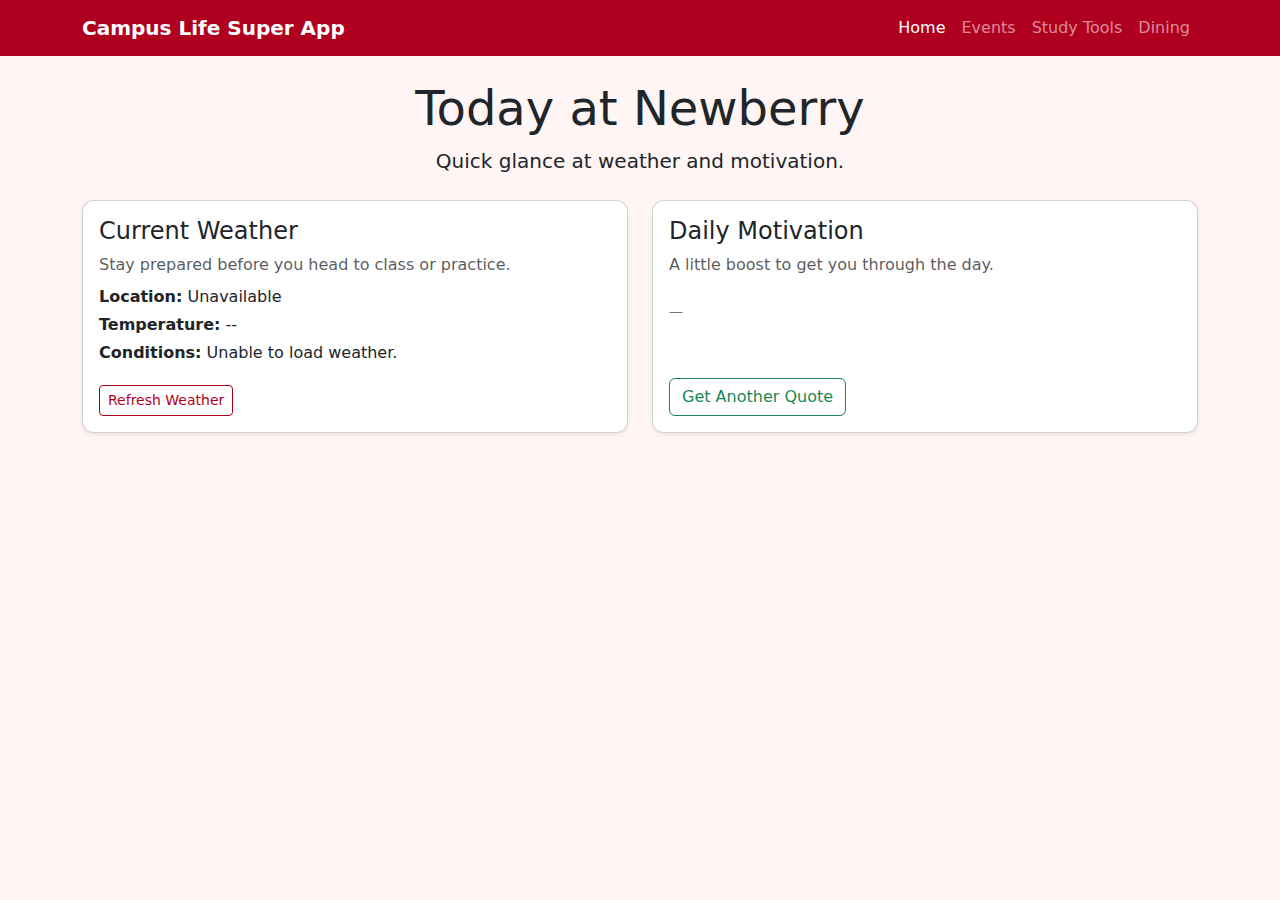
<file: index.html>
<!DOCTYPE html>
<html lang="en">
<head>
  <meta charset="UTF-8" />
  <meta name="viewport" content="width=device-width, initial-scale=1" />
  <title>Campus Life Super App – Home</title>

  <link
    href="https://cdn.jsdelivr.net/npm/bootstrap@5.3.3/dist/css/bootstrap.min.css"
    rel="stylesheet"
    integrity="sha384-QWTKZyjpPEjISv5WaRU9OFeRpok6YctnYmDr5pNlyT2bRjXh0JMhjY6hW+ALEwIH"
    crossorigin="anonymous"
  />

  <link rel="stylesheet" href="css/style.css" />
</head>
<body data-page="home">
  <a href="#main-content" class="visually-hidden-focusable skip-link">Skip to main content</a>

  <nav class="navbar navbar-expand-lg navbar-dark bg-primary mb-4">
    <div class="container">
      <a class="navbar-brand" href="index.html">Campus Life Super App</a>
      <button
        class="navbar-toggler"
        type="button"
        data-bs-toggle="collapse"
        data-bs-target="#navbarNav"
        aria-controls="navbarNav"
        aria-expanded="false"
        aria-label="Toggle navigation"
      >
        <span class="navbar-toggler-icon"></span>
      </button>
      <div class="collapse navbar-collapse" id="navbarNav">
        <ul class="navbar-nav ms-auto">
          <li class="nav-item">
            <a class="nav-link active" aria-current="page" href="index.html">Home</a>
          </li>
          <li class="nav-item">
            <a class="nav-link" href="events.html">Events</a>
          </li>
          <li class="nav-item">
            <a class="nav-link" href="study.html">Study Tools</a>
          </li>
          <li class="nav-item">
            <a class="nav-link" href="dining.html">Dining</a>
          </li>
        </ul>
      </div>
    </div>
  </nav>

  <main id="main-content" class="container mb-5">
    <header class="mb-4 text-center">
      <h1 class="display-5">Today at Newberry</h1>
      <p class="lead">Quick glance at weather and motivation.</p>
    </header>

    <div class="row g-4">
      <section class="col-md-6">
        <div class="card shadow-sm h-100">
          <div class="card-body">
            <h2 class="h4 card-title">Current Weather</h2>
            <p class="text-muted mb-2">Stay prepared before you head to class or practice.</p>
            <div id="weather-widget" aria-live="polite">
              <p class="mb-1"><strong>Location:</strong> <span id="weather-location"></span></p>
              <p class="mb-1"><strong>Temperature:</strong> <span id="weather-temp"></span></p>
              <p class="mb-1"><strong>Conditions:</strong> <span id="weather-desc"></span></p>
            </div>
            <button id="refresh-weather" class="btn btn-outline-primary btn-sm mt-3">
              Refresh Weather
            </button>
          </div>
        </div>
      </section>

      <section class="col-md-6">
        <div class="card shadow-sm h-100">
          <div class="card-body d-flex flex-column">
            <h2 class="h4 card-title">Daily Motivation</h2>
            <p class="text-muted mb-2">A little boost to get you through the day.</p>
            <figure id="quote-widget" class="mb-3">
              <blockquote class="blockquote">
                <p id="quote-text"></p>
              </blockquote>
              <figcaption class="blockquote-footer mt-2">
                <span id="quote-author"></span>
              </figcaption>
            </figure>
            <button id="new-quote" class="btn btn-outline-success mt-auto align-self-start">
              Get Another Quote
            </button>
          </div>
        </div>
      </section>
    </div>

  </main>

  <script
    src="https://cdn.jsdelivr.net/npm/bootstrap@5.3.3/dist/js/bootstrap.bundle.min.js"
    integrity="sha384-YvpcrYf0tY3lHB60NNkmXc5s9fDVZLESaAA55NDzOxhy9GkcIdslK1eN7N6jIeHz"
    crossorigin="anonymous"
  ></script>

  <script src="js/script.js"></script>
</body>
</html>
</file>
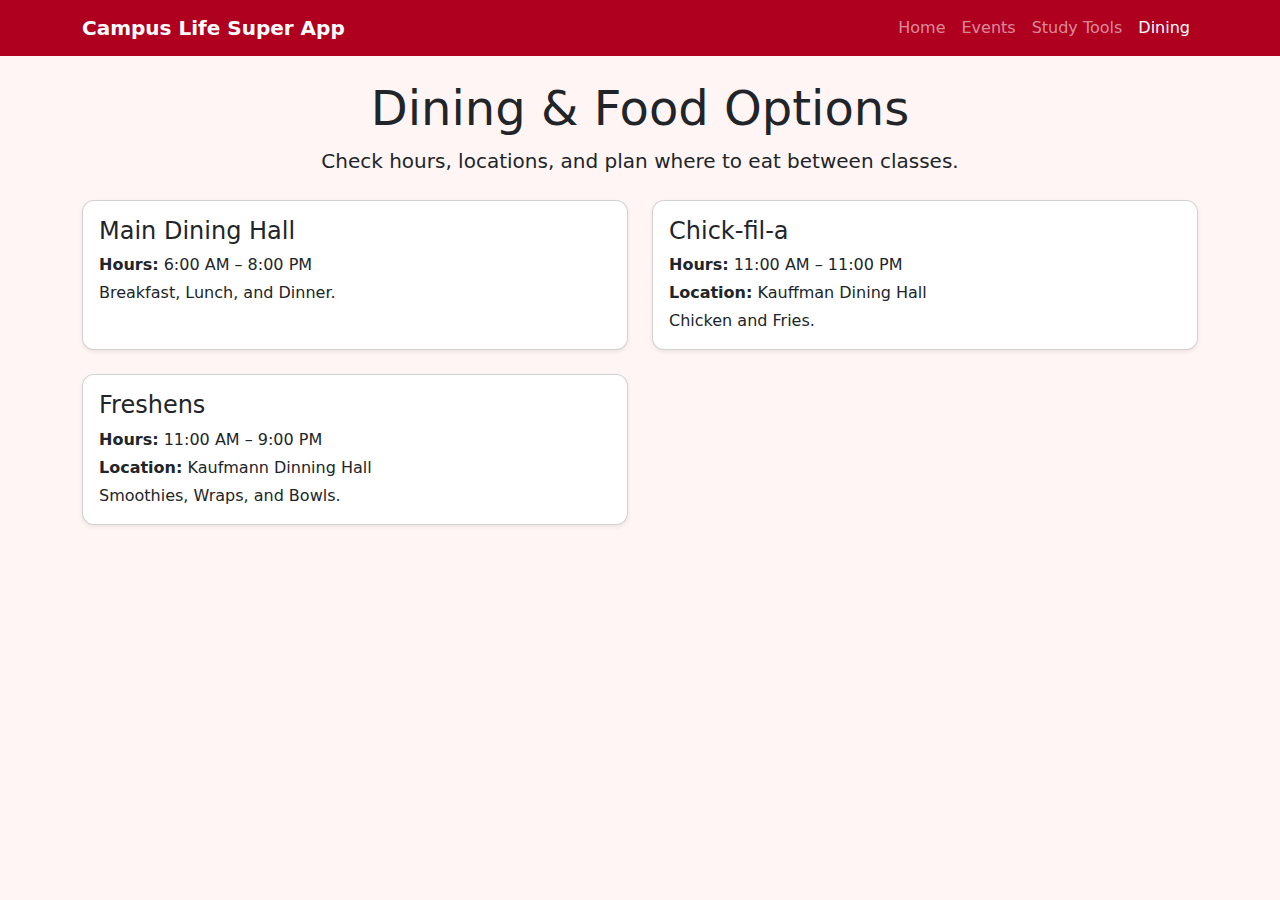
<file: dining.html>
<!DOCTYPE html>
<html lang="en">
<head>
  <meta charset="UTF-8" />
  <meta name="viewport" content="width=device-width, initial-scale=1" />
  <title>Campus Life Super App – Dining</title>

  <link
    href="https://cdn.jsdelivr.net/npm/bootstrap@5.3.3/dist/css/bootstrap.min.css"
    rel="stylesheet"
    integrity="sha384-QWTKZyjpPEjISv5WaRU9OFeRpok6YctnYmDr5pNlyT2bRjXh0JMhjY6hW+ALEwIH"
    crossorigin="anonymous"
  />

  <link rel="stylesheet" href="css/style.css" />
</head>
<body data-page="dining">
  <a href="#main-content" class="visually-hidden-focusable skip-link">Skip to main content</a>

  <nav class="navbar navbar-expand-lg navbar-dark bg-primary mb-4">
    <div class="container">
      <a class="navbar-brand" href="index.html">Campus Life Super App</a>
      <button
        class="navbar-toggler"
        type="button"
        data-bs-toggle="collapse"
        data-bs-target="#navbarNav"
        aria-controls="navbarNav"
        aria-expanded="false"
        aria-label="Toggle navigation"
      >
        <span class="navbar-toggler-icon"></span>
      </button>
      <div class="collapse navbar-collapse" id="navbarNav">
        <ul class="navbar-nav ms-auto">
          <li class="nav-item">
            <a class="nav-link" href="index.html">Home</a>
          </li>
          <li class="nav-item">
            <a class="nav-link" href="events.html">Events</a>
          </li>
          <li class="nav-item">
            <a class="nav-link" href="study.html">Study Tools</a>
          </li>
          <li class="nav-item">
            <a class="nav-link active" aria-current="page" href="dining.html">Dining</a>
          </li>
        </ul>
      </div>
    </div>
  </nav>

  <main id="main-content" class="container mb-5">
    <header class="mb-4 text-center">
      <h1 class="display-5">Dining & Food Options</h1>
      <p class="lead">Check hours, locations, and plan where to eat between classes.</p>
    </header>

    <section class="row g-4">
      <article class="col-md-6">
        <div class="card shadow-sm h-100">
          <div class="card-body">
            <h2 class="h4 card-title">Main Dining Hall</h2>
            <p class="card-text mb-1"><strong>Hours:</strong> 6:00 AM – 8:00 PM</p>
            <p class="card-text">
              Breakfast, Lunch, and Dinner.
            </p>
          </div>
        </div>
      </article>

      <article class="col-md-6">
        <div class="card shadow-sm h-100">
          <div class="card-body">
            <h2 class="h4 card-title">Chick-fil-a</h2>
            <p class="card-text mb-1"><strong>Hours:</strong> 11:00 AM – 11:00 PM</p>
            <p class="card-text mb-1"><strong>Location:</strong> Kauffman Dining Hall</p>
            <p class="card-text">
              Chicken and Fries.
            </p>
          </div>
        </div>
      </article>

      <article class="col-md-6">
        <div class="card shadow-sm h-100">
          <div class="card-body">
            <h2 class="h4 card-title">Freshens</h2>
            <p class="card-text mb-1"><strong>Hours:</strong> 11:00 AM – 9:00 PM</p>
            <p class="card-text mb-1"><strong>Location:</strong> Kaufmann Dinning Hall</p>
            <p class="card-text">
              Smoothies, Wraps, and Bowls.
            </p>
          </div>
        </div>
      </article>
    </section>


  </main>

  <script
    src="https://cdn.jsdelivr.net/npm/bootstrap@5.3.3/dist/js/bootstrap.bundle.min.js"
    integrity="sha384-YvpcrYf0tY3lHB60NNkmXc5s9fDVZLESaAA55NDzOxhy9GkcIdslK1eN7N6jIeHz"
    crossorigin="anonymous"
  ></script>

  
  <script src="js/script.js"></script>
</body>
</html>
</file>
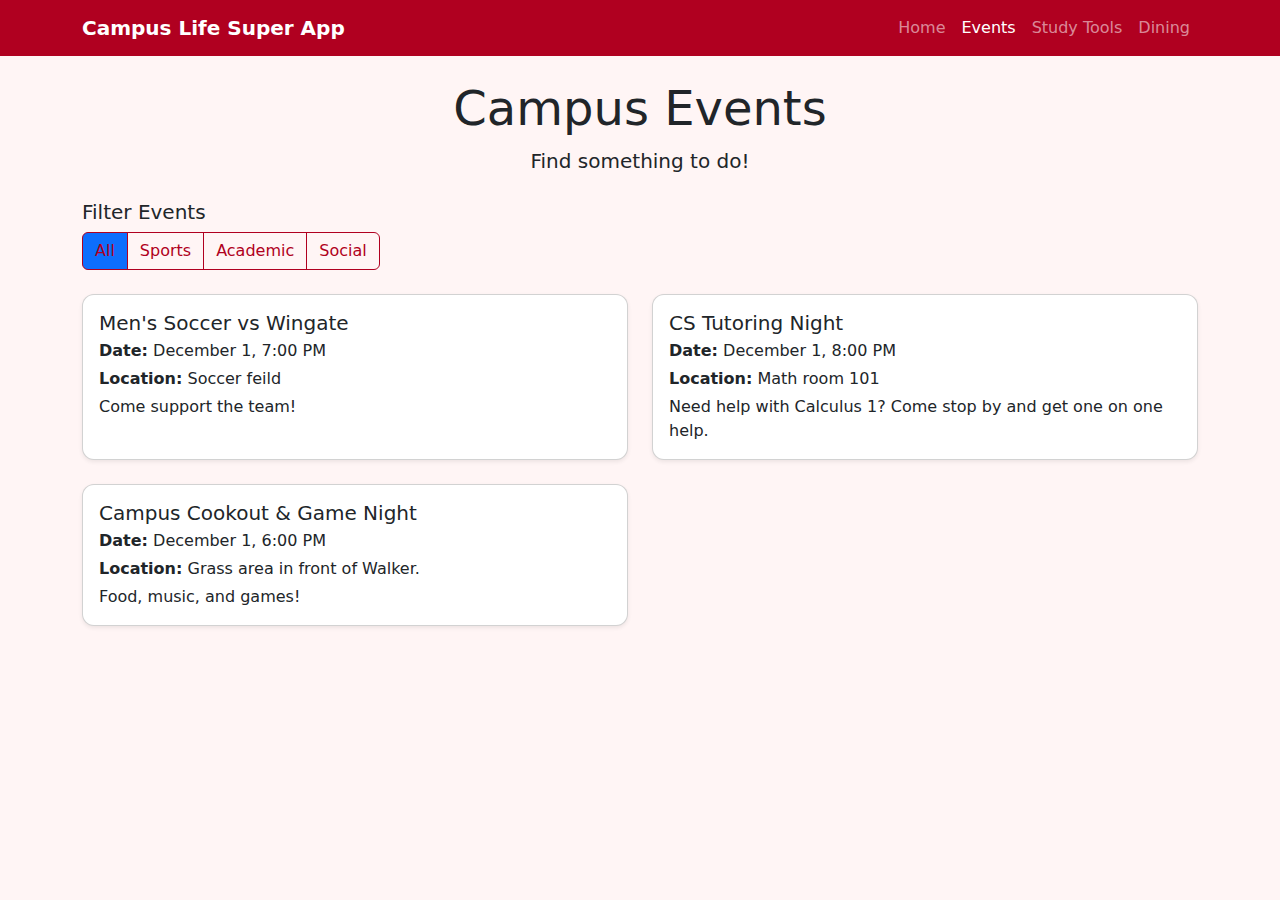
<file: events.html>
<!DOCTYPE html>
<html lang="en">
<head>
  <meta charset="UTF-8" />
  <meta name="viewport" content="width=device-width, initial-scale=1" />
  <title>Campus Life Super App – Events</title>

  <!-- Bootstrap CSS -->
  <link
    href="https://cdn.jsdelivr.net/npm/bootstrap@5.3.3/dist/css/bootstrap.min.css"
    rel="stylesheet"
    integrity="sha384-QWTKZyjpPEjISv5WaRU9OFeRpok6YctnYmDr5pNlyT2bRjXh0JMhjY6hW+ALEwIH"
    crossorigin="anonymous"
  />

  <!-- Custom CSS -->
  <link rel="stylesheet" href="css/style.css" />
</head>
<body data-page="events">
  <a href="#main-content" class="visually-hidden-focusable skip-link">Skip to main content</a>

  <!-- Navbar -->
  <nav class="navbar navbar-expand-lg navbar-dark bg-primary mb-4">
    <div class="container">
      <a class="navbar-brand" href="index.html">Campus Life Super App</a>
      <button
        class="navbar-toggler"
        type="button"
        data-bs-toggle="collapse"
        data-bs-target="#navbarNav"
        aria-controls="navbarNav"
        aria-expanded="false"
        aria-label="Toggle navigation"
      >
        <span class="navbar-toggler-icon"></span>
      </button>
      <div class="collapse navbar-collapse" id="navbarNav">
        <ul class="navbar-nav ms-auto">
          <li class="nav-item">
            <a class="nav-link" href="index.html">Home</a>
          </li>
          <li class="nav-item">
            <a class="nav-link active" aria-current="page" href="events.html">Events</a>
          </li>
          <li class="nav-item">
            <a class="nav-link" href="study.html">Study Tools</a>
          </li>
          <li class="nav-item">
            <a class="nav-link" href="dining.html">Dining</a>
          </li>
        </ul>
      </div>
    </div>
  </nav>

  <main id="main-content" class="container mb-5">
    <header class="mb-4 text-center">
      <h1 class="display-5">Campus Events</h1>
      <p class="lead">Find something to do!</p>
    </header>

    <!-- Filters -->
    <section class="mb-4">
      <h2 class="h5 mb-2">Filter Events</h2>
      <div class="btn-group" role="group" aria-label="Filter events by category">
        <button class="btn btn-outline-primary active event-filter" data-filter="all">
          All
        </button>
        <button class="btn btn-outline-primary event-filter" data-filter="sports">
          Sports
        </button>
        <button class="btn btn-outline-primary event-filter" data-filter="academic">
          Academic
        </button>
        <button class="btn btn-outline-primary event-filter" data-filter="social">
          Social
        </button>
      </div>
    </section>

    <section aria-label="Upcoming events">
      <div class="row g-4" id="events-list">
        <article class="col-md-6 event-card" data-category="sports">
          <div class="card shadow-sm h-100">
            <div class="card-body">
              <div class="d-flex justify-content-between align-items-start">
                <h2 class="h5 card-title mb-1">Men's Soccer vs Wingate</h2>
              </div>
              <p class="card-text mb-1"><strong>Date:</strong> December 1, 7:00 PM</p>
              <p class="card-text mb-1"><strong>Location:</strong> Soccer feild</p>
              <p class="card-text">Come support the team!</p>
            </div>
          </div>
        </article>

        <article class="col-md-6 event-card" data-category="academic">
          <div class="card shadow-sm h-100">
            <div class="card-body">
              <div class="d-flex justify-content-between align-items-start">
                <h2 class="h5 card-title mb-1">CS Tutoring Night</h2>
              </div>
              <p class="card-text mb-1"><strong>Date:</strong> December 1, 8:00 PM</p>
              <p class="card-text mb-1"><strong>Location:</strong> Math room 101</p>
              <p class="card-text">
                Need help with Calculus 1? Come stop by and get one on one help.
              </p>
            </div>
          </div>
        </article>

        <article class="col-md-6 event-card" data-category="social">
          <div class="card shadow-sm h-100">
            <div class="card-body">
              <div class="d-flex justify-content-between align-items-start">
                <h2 class="h5 card-title mb-1">Campus Cookout & Game Night</h2>
              </div>
              <p class="card-text mb-1"><strong>Date:</strong> December 1, 6:00 PM</p>
              <p class="card-text mb-1"><strong>Location:</strong> Grass area in front of Walker.</p>
              <p class="card-text">
                Food, music, and games!
              </p>
            </div>
          </div>
        </article>
      </div>
    </section>

    </section>
  </main>


  <!-- Bootstrap JS -->
  <script
    src="https://cdn.jsdelivr.net/npm/bootstrap@5.3.3/dist/js/bootstrap.bundle.min.js"
    integrity="sha384-YvpcrYf0tY3lHB60NNkmXc5s9fDVZLESaAA55NDzOxhy9GkcIdslK1eN7N6jIeHz"
    crossorigin="anonymous"
  ></script>

  <!-- Custom Script -->
  <script src="js/script.js"></script>
</body>
</html>
</file>
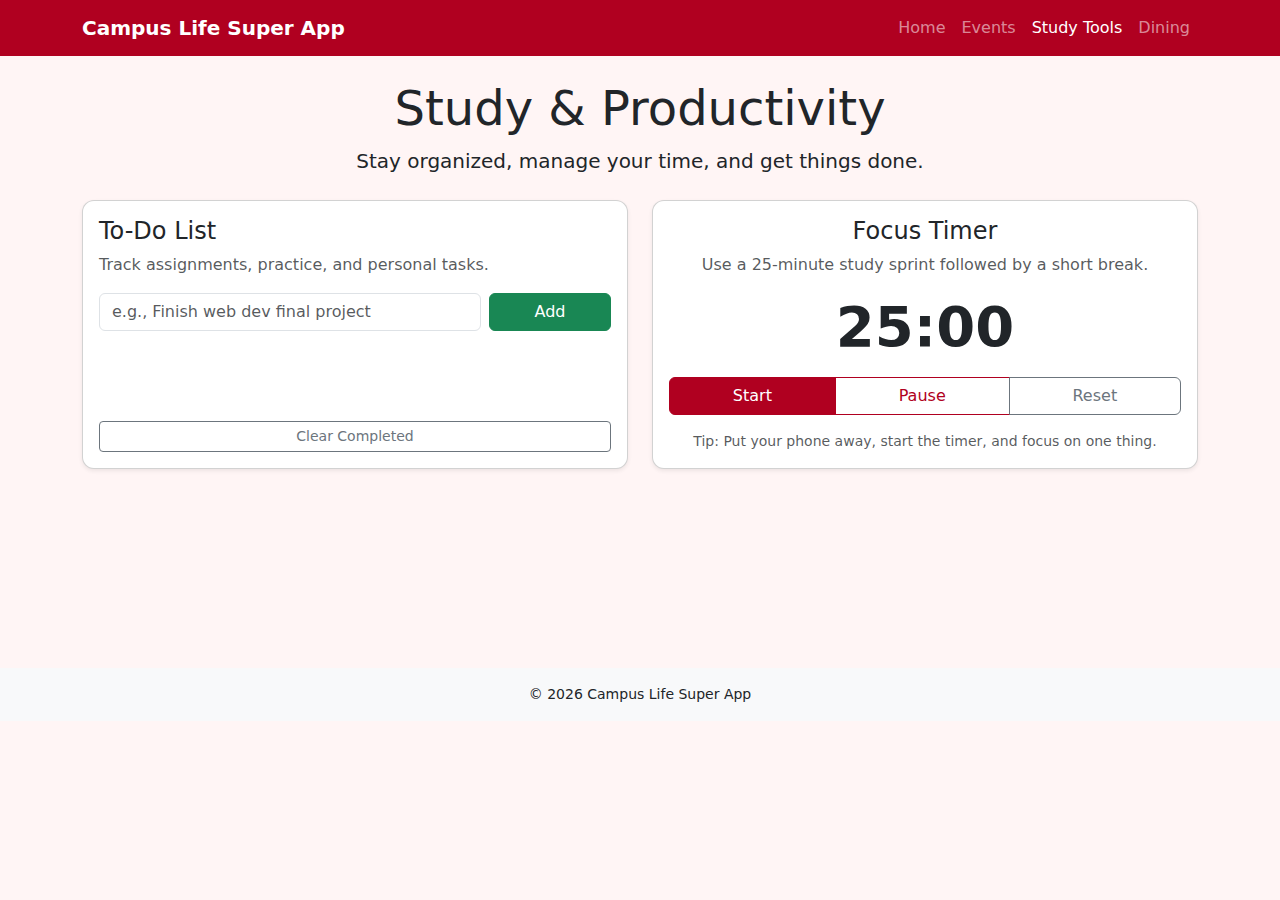
<file: study.html>
<!DOCTYPE html>
<html lang="en">
<head>
  <meta charset="UTF-8" />
  <meta name="viewport" content="width=device-width, initial-scale=1" />
  <title>Campus Life Super App – Study Tools</title>

  <!-- Bootstrap CSS -->
  <link
    href="https://cdn.jsdelivr.net/npm/bootstrap@5.3.3/dist/css/bootstrap.min.css"
    rel="stylesheet"
    integrity="sha384-QWTKZyjpPEjISv5WaRU9OFeRpok6YctnYmDr5pNlyT2bRjXh0JMhjY6hW+ALEwIH"
    crossorigin="anonymous"
  />

  <!-- Custom CSS -->
  <link rel="stylesheet" href="css/style.css" />
</head>
<body data-page="study">
  <a href="#main-content" class="visually-hidden-focusable skip-link">Skip to main content</a>

  <!-- Navbar -->
  <nav class="navbar navbar-expand-lg navbar-dark bg-primary mb-4">
    <div class="container">
      <a class="navbar-brand" href="index.html">Campus Life Super App</a>
      <button
        class="navbar-toggler"
        type="button"
        data-bs-toggle="collapse"
        data-bs-target="#navbarNav"
        aria-controls="navbarNav"
        aria-expanded="false"
        aria-label="Toggle navigation"
      >
        <span class="navbar-toggler-icon"></span>
      </button>
      <div class="collapse navbar-collapse" id="navbarNav">
        <ul class="navbar-nav ms-auto">
          <li class="nav-item">
            <a class="nav-link" href="index.html">Home</a>
          </li>
          <li class="nav-item">
            <a class="nav-link" href="events.html">Events</a>
          </li>
          <li class="nav-item">
            <a class="nav-link active" aria-current="page" href="study.html">Study Tools</a>
          </li>
          <li class="nav-item">
            <a class="nav-link" href="dining.html">Dining</a>
          </li>
        </ul>
      </div>
    </div>
  </nav>

  <main id="main-content" class="container mb-5">
    <header class="mb-4 text-center">
      <h1 class="display-5">Study & Productivity</h1>
      <p class="lead">Stay organized, manage your time, and get things done.</p>
    </header>

    <div class="row g-4">
      <!-- To-Do List -->
      <section class="col-md-6">
        <div class="card shadow-sm h-100">
          <div class="card-body d-flex flex-column">
            <h2 class="h4 card-title">To-Do List</h2>
            <p class="text-muted">Track assignments, practice, and personal tasks.</p>

            <form id="todo-form" class="row g-2 mb-3" autocomplete="off">
              <div class="col-9">
                <label for="todo-input" class="form-label visually-hidden">New task</label>
                <input
                  type="text"
                  id="todo-input"
                  class="form-control"
                  placeholder="e.g., Finish web dev final project"
                  required
                />
              </div>
              <div class="col-3 d-grid">
                <button type="submit" class="btn btn-success">Add</button>
              </div>
            </form>

            <ul id="todo-list" class="list-group mb-2" aria-label="To-do items">
              <!-- Items created by JS -->
            </ul>

            <button id="clear-completed" class="btn btn-outline-secondary btn-sm mt-auto">
              Clear Completed
            </button>
          </div>
        </div>
      </section>

      <!-- Study Timer -->
      <section class="col-md-6">
        <div class="card shadow-sm h-100">
          <div class="card-body d-flex flex-column text-center">
            <h2 class="h4 card-title">Focus Timer</h2>
            <p class="text-muted">
              Use a 25-minute study sprint followed by a short break.
            </p>

            <div class="display-4 mb-3" id="timer-display" aria-live="polite">
              25:00
            </div>

            <div class="btn-group mb-3" role="group" aria-label="Timer controls">
              <button id="start-timer" class="btn btn-primary">Start</button>
              <button id="pause-timer" class="btn btn-outline-primary">Pause</button>
              <button id="reset-timer" class="btn btn-outline-secondary">Reset</button>
            </div>

            <small class="text-muted">
              Tip: Put your phone away, start the timer, and focus on one thing.
            </small>
          </div>
        </div>
      </section>
    </div>
  </main>

  <footer class="bg-light py-3 text-center small">
    <p class="mb-0">&copy; <span id="year"></span> Campus Life Super App</p>
  </footer>

  <!-- Bootstrap JS -->
  <script
    src="https://cdn.jsdelivr.net/npm/bootstrap@5.3.3/dist/js/bootstrap.bundle.min.js"
    integrity="sha384-YvpcrYf0tY3lHB60NNkmXc5s9fDVZLESaAA55NDzOxhy9GkcIdslK1eN7N6jIeHz"
    crossorigin="anonymous"
  ></script>

  <!-- Custom Script -->
  <script src="js/script.js"></script>
</body>
</html>
</file>
<file: css/style.css>
body {
  font-family: system-ui, -apple-system, BlinkMacSystemFont, "Segoe UI", sans-serif;
  background-color: #fff5f5; 
}

html,
body {
  height: 100%;
}

main {
  min-height: 60vh;
}

.bg-primary {
  background-color: #b00020 !important; 
}

.btn-primary {
  background-color: #b00020 !important;
  border-color: #b00020 !important;
}

.btn-outline-primary {
  color: #b00020 !important;
  border-color: #b00020 !important;
}

.btn-outline-primary:hover,
.btn-outline-primary:focus {
  background-color: #b00020 !important;
  color: #ffffff !important;
}

.navbar-brand {
  font-weight: 600;
}

.quick-link {
  border: 1px solid #f1b0b7;
  border-radius: 0.75rem;
  text-align: center;
  background-color: #ffffff;
}

.visually-hidden-focusable {
  position: absolute;
  border: 0;
  padding: 0.5rem 1rem;
  margin: 0.5rem;
  width: auto;
  height: auto;
  clip: rect(0 0 0 0);
  overflow: hidden;
  background-color: #b00020;
  color: #ffffff;
  text-decoration: none;
  z-index: 1000;
}

.visually-hidden-focusable:focus {
  clip: auto;
}

#todo-list .list-group-item.completed {
  text-decoration: line-through;
  opacity: 0.6;
}

.favorite-btn {
  font-size: 1.1rem;
  line-height: 1;
}

#timer-display {
  font-weight: 600;
}

.card {
  border-radius: 0.75rem;
  box-shadow: 0 0.25rem 0.75rem rgba(176, 0, 32, 0.08);
}
</file>
